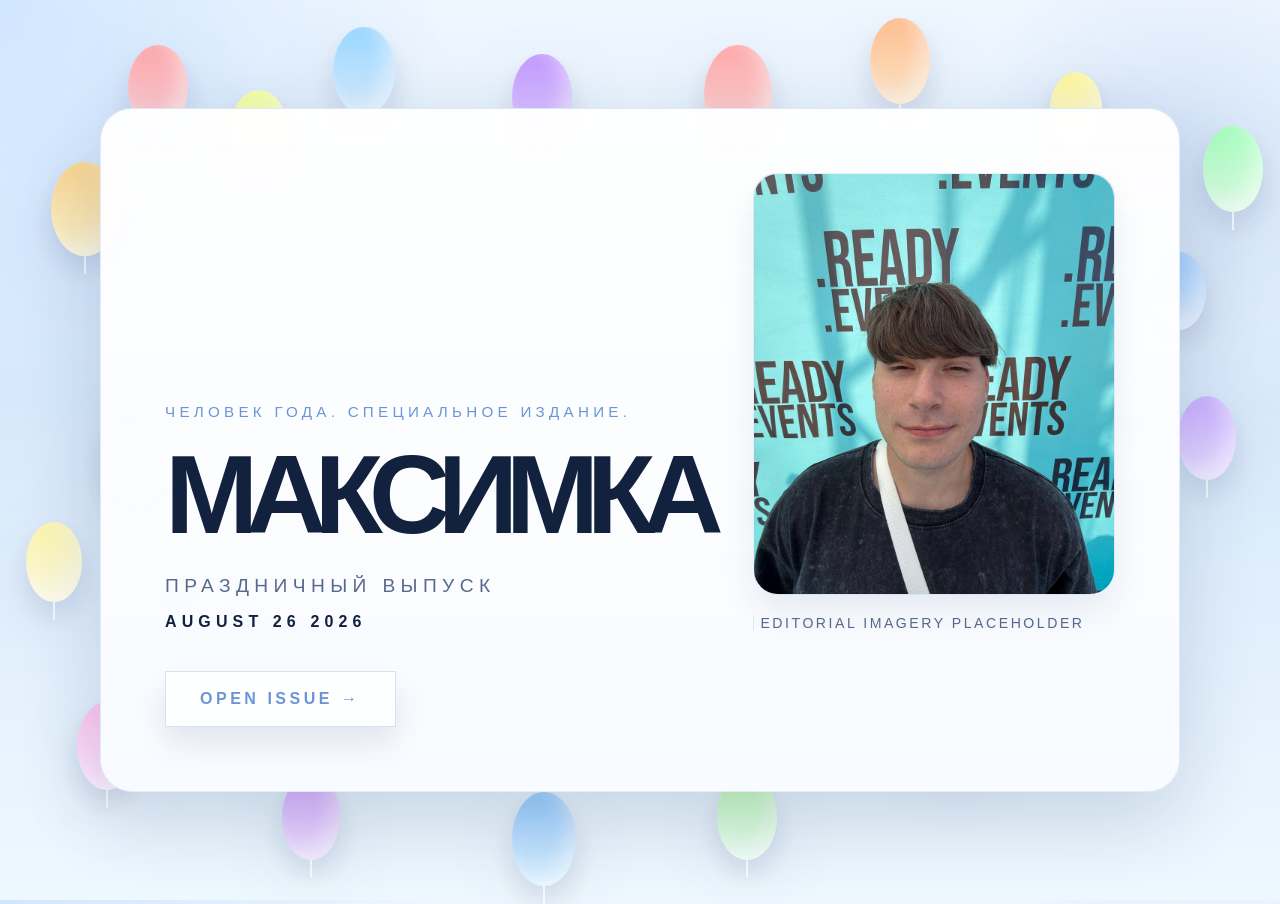
<file: index.html>
<!DOCTYPE html>
<html lang="ru">
<head>
  <meta charset="UTF-8">
  <meta name="viewport" content="width=device-width, initial-scale=1.0">
  <title>MAX • Birthday Issue 2026</title>
  <link rel="stylesheet" href="styles.css">
</head>
<body class="cover-page">
  <div class="balloons">
    <div class="balloon balloon-1"></div>
    <div class="balloon balloon-2"></div>
    <div class="balloon balloon-3"></div>
    <div class="balloon balloon-4"></div>
    <div class="balloon balloon-5"></div>
    <div class="balloon balloon-6"></div>
    <div class="balloon balloon-7"></div>
    <div class="balloon balloon-8"></div>
    <div class="balloon balloon-9"></div>
    <div class="balloon balloon-10"></div>
    <div class="balloon balloon-11"></div>
    <div class="balloon balloon-12"></div>
    <div class="balloon balloon-13"></div>
    <div class="balloon balloon-14"></div>
    <div class="balloon balloon-15"></div>
    <div class="balloon balloon-16"></div>
    <div class="balloon balloon-17"></div>
    <div class="balloon balloon-18"></div>
    <div class="balloon balloon-19"></div>
    <div class="balloon balloon-20"></div>
    <div class="balloon balloon-21"></div>
  </div>
  <main class="cover-frame">
    <div class="cover-grid">
      <div class="cover-meta">
        <span class="eyebrow">ЧЕЛОВЕК ГОДА. СПЕЦИАЛЬНОЕ ИЗДАНИЕ.</span>
        <h1>МАКСИМКА</h1>
        <p class="cover-subtitle">ПРАЗДНИЧНЫЙ ВЫПУСК</p>
        <span class="cover-year">AUGUST 26 2026</span>
      </div>
      <div class="cover-visual">
        <div class="image-block">
          <img src="photo_2026-08-12_01-21-26.jpg" alt="Cover photo">
        </div>
        <div class="image-note">Editorial imagery placeholder</div>
      </div>
    </div>
    <button class="cover-action" onclick="goNext()">OPEN ISSUE →</button>
  </main>
  <script src="script.js"></script>
</body>
</html>
</file>
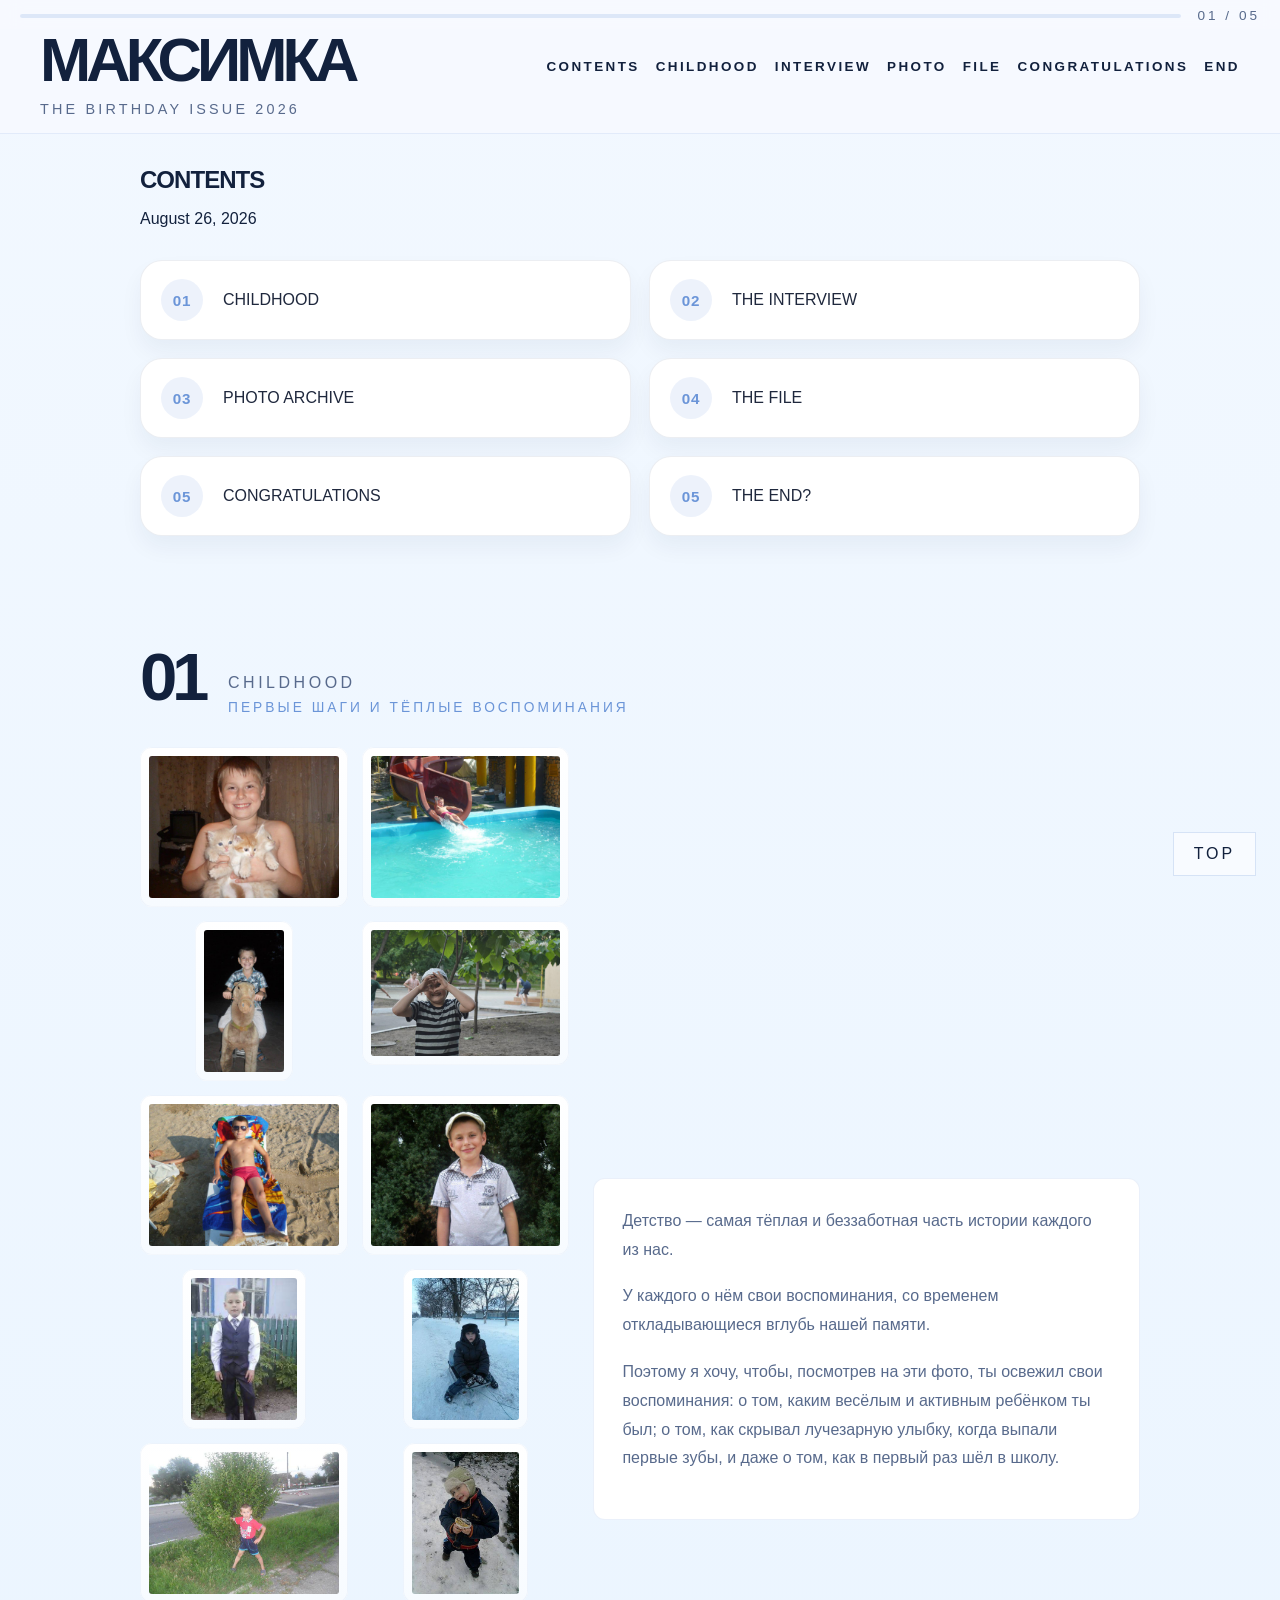
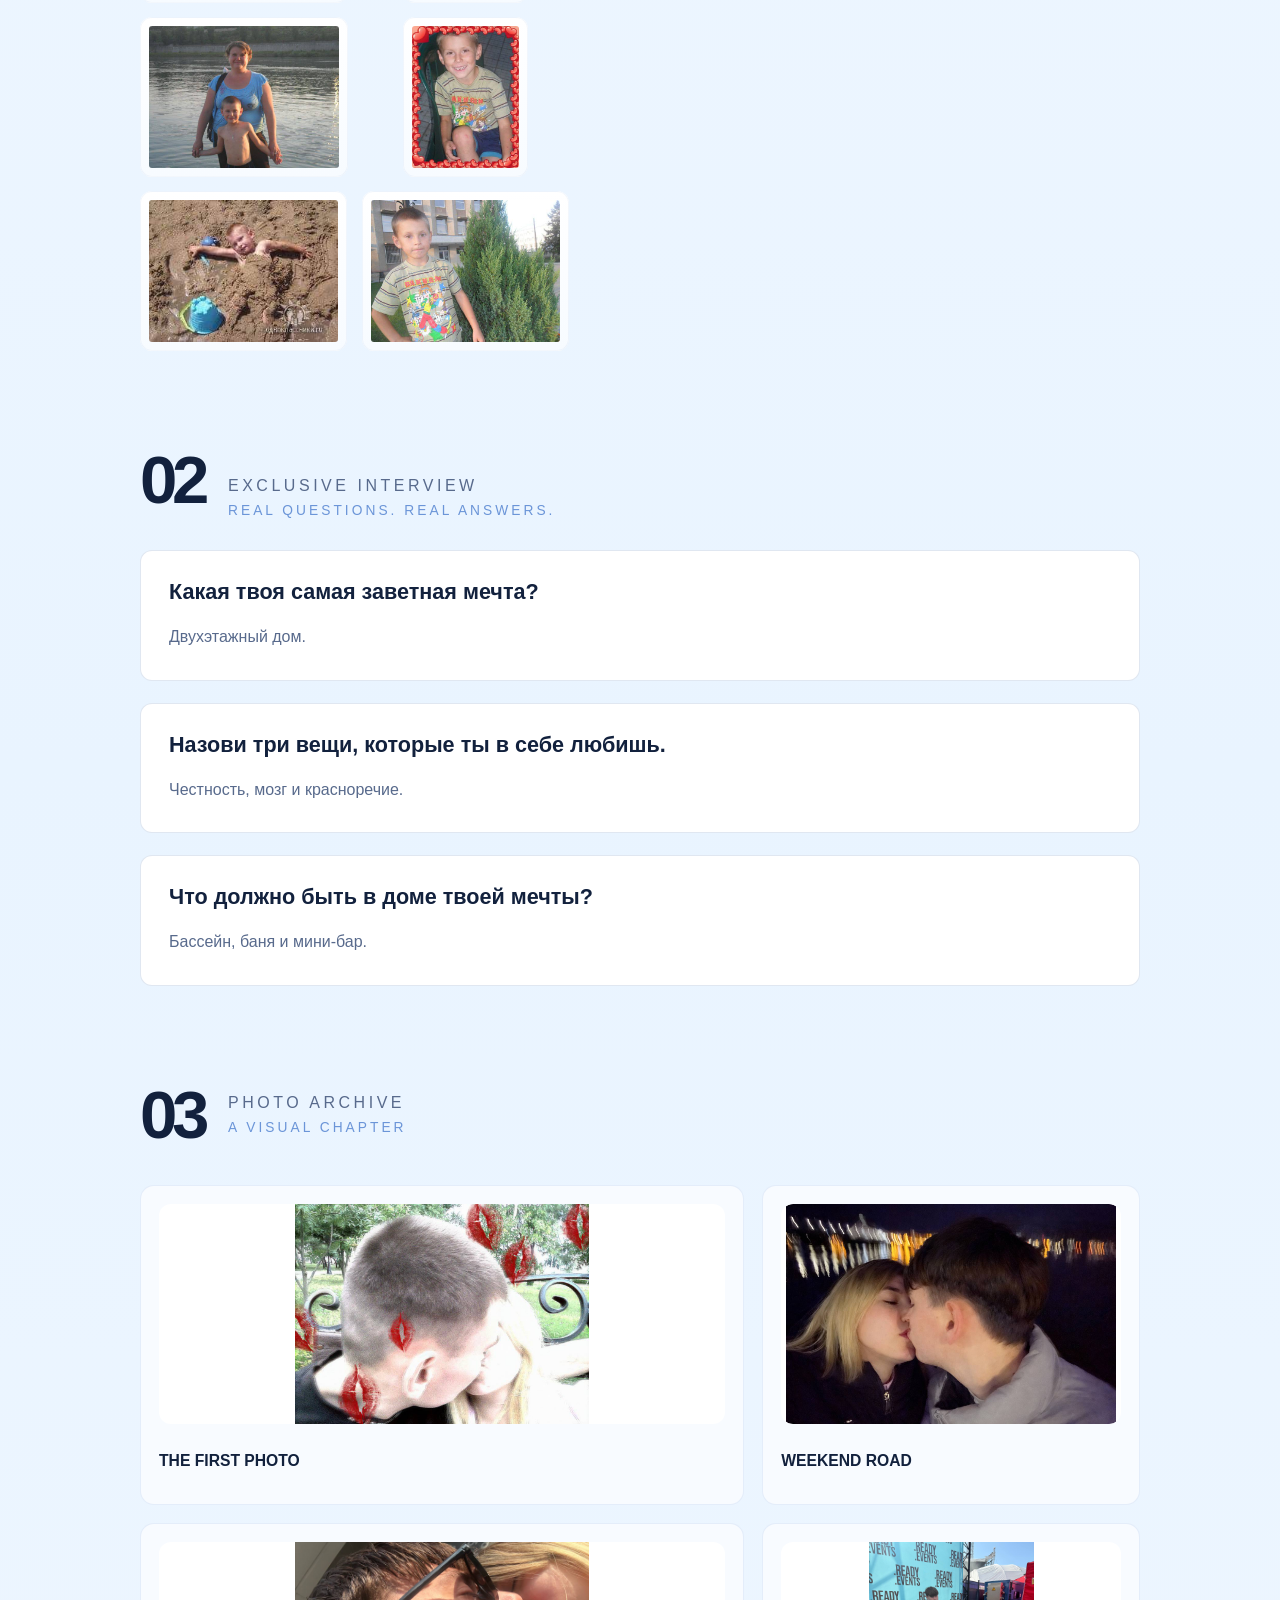
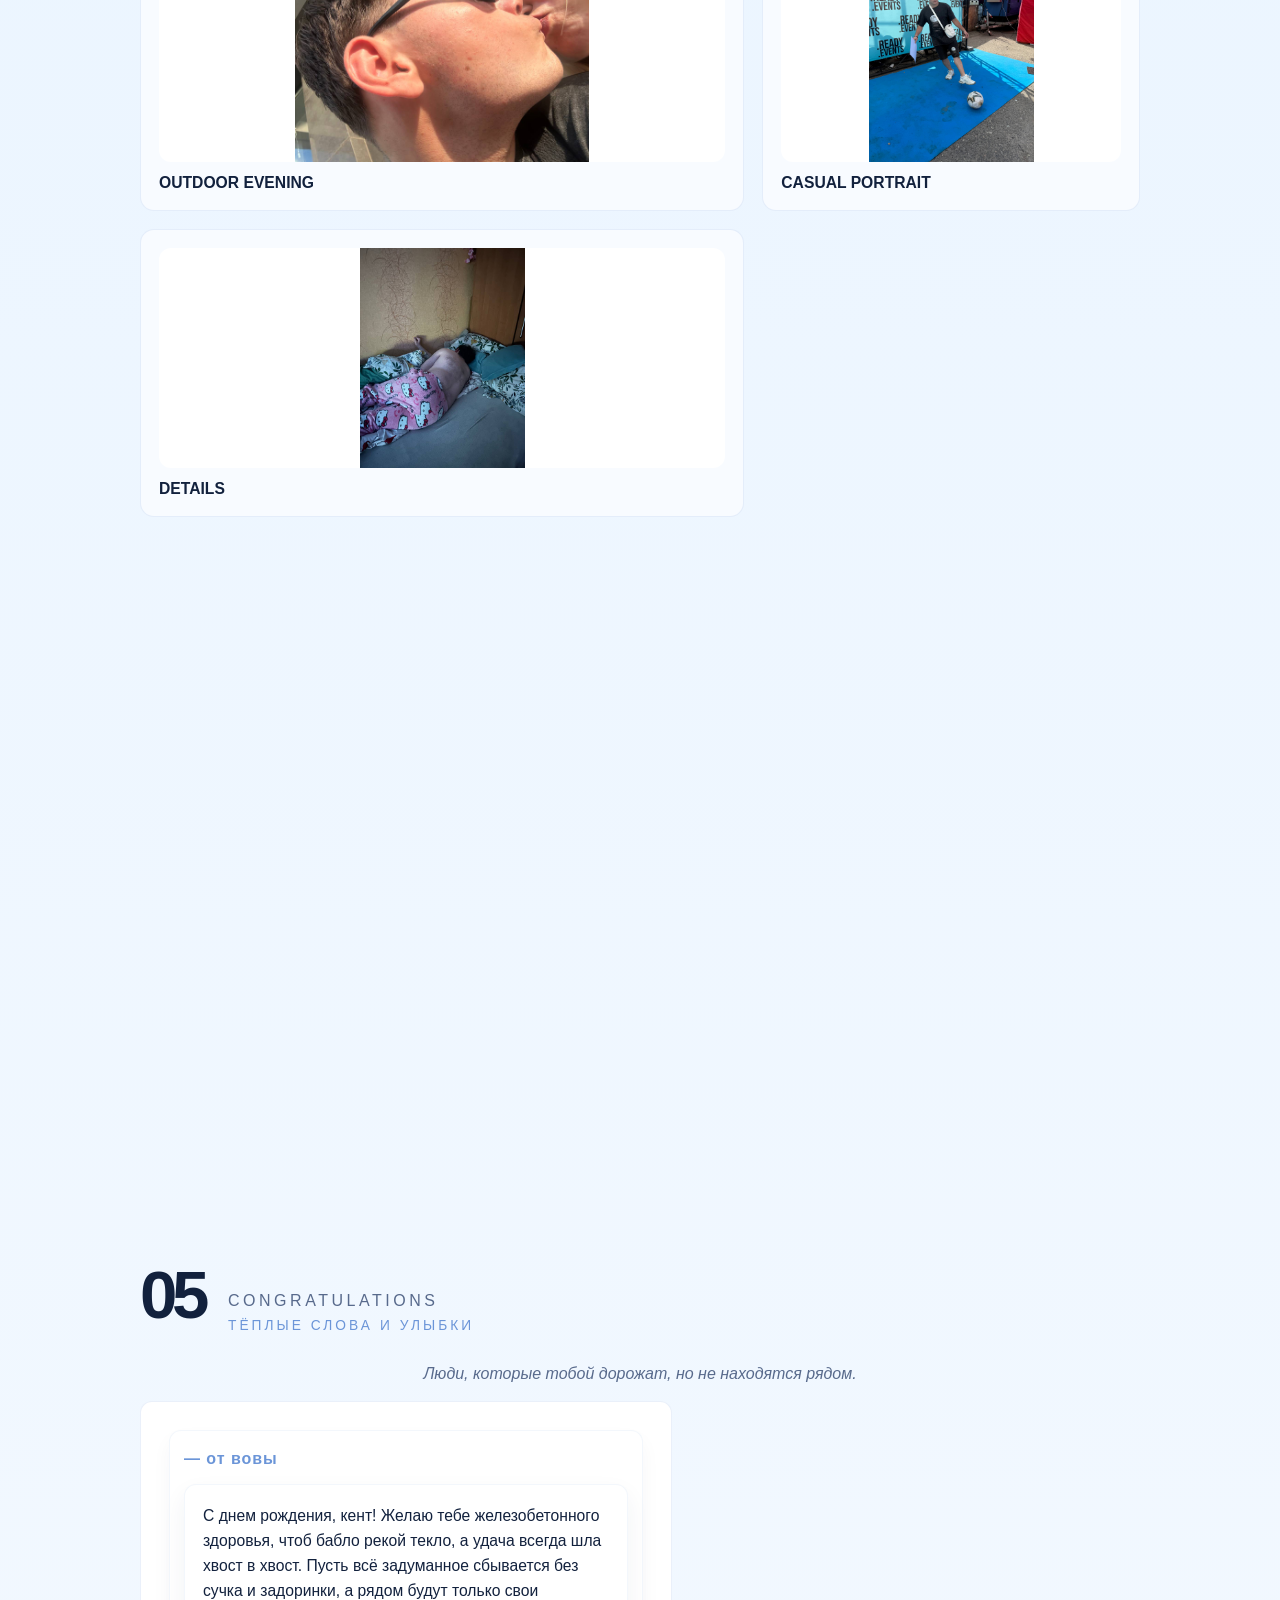
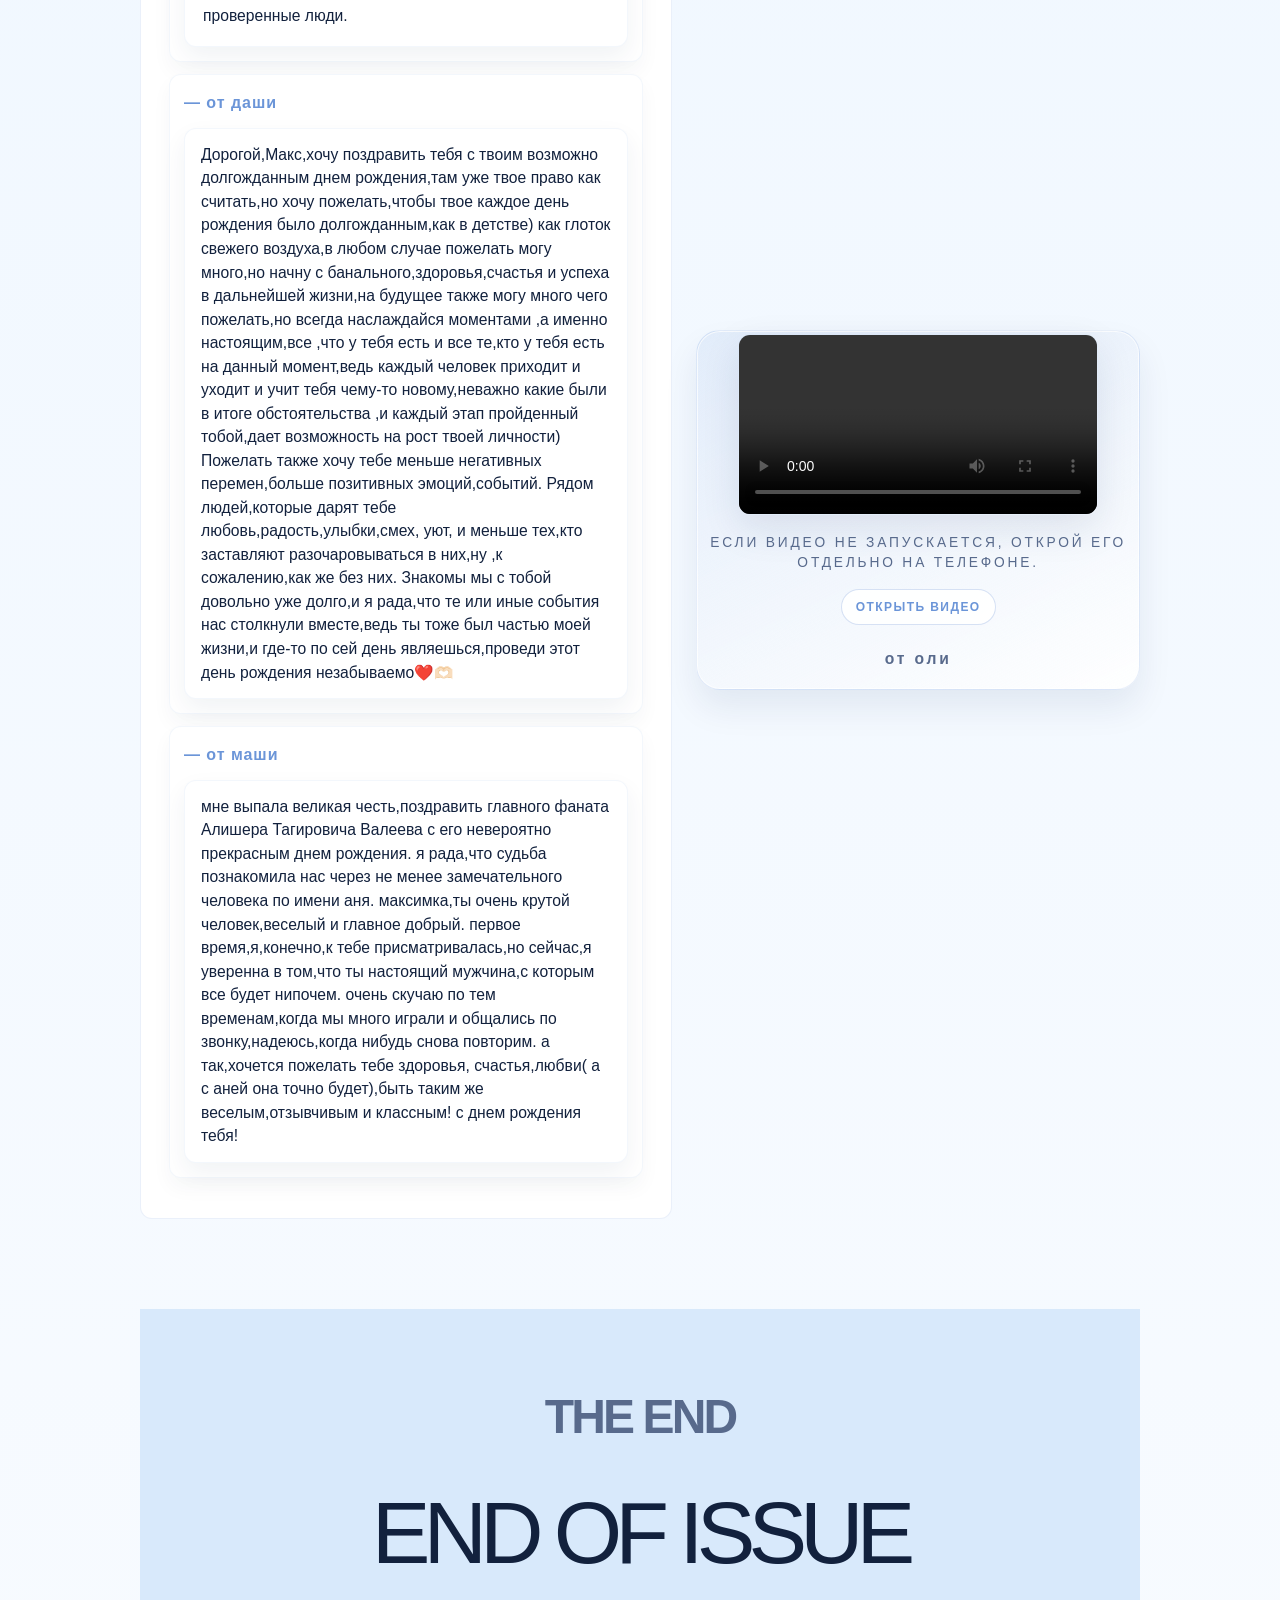
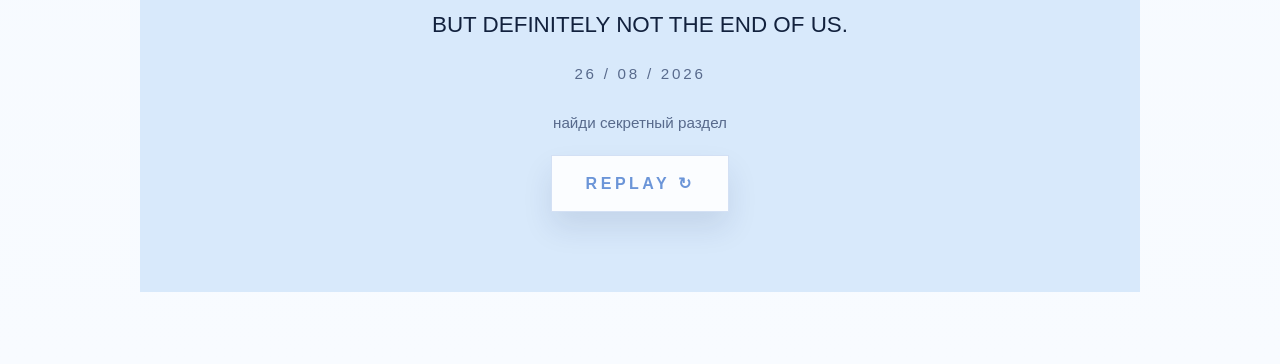
<file: page2.html>
<!DOCTYPE html>
<html lang="ru">
<head>
  <meta charset="UTF-8">
  <meta name="viewport" content="width=device-width, initial-scale=1.0">
  <title>МАКСИМКА • Digital Magazine</title>
  <link rel="stylesheet" href="styles.css">
</head>
<body class="magazine-page">
  <header class="magazine-header">
    <div class="magazine-brand">
      <span class="brand-label">МАКСИМКА</span>
      <span class="brand-note">THE BIRTHDAY ISSUE 2026</span>
      <span id="secretTrigger" class="secret-trigger" tabindex="0" aria-label="Secret page trigger"></span>
    </div>
    <nav class="magazine-nav">
      <a href="#contents">CONTENTS</a>
      <a href="#childhood">CHILDHOOD</a>
      <a href="#interview">INTERVIEW</a>
      <a href="#photo-archive">PHOTO</a>
      <a href="#the-file">FILE</a>
      <a href="#congratulations">CONGRATULATIONS</a>
      <a href="#end">END</a>
    </nav>
  </header>
    <div class="reading-progress" aria-hidden="true">
    <div class="progress-track">
      <div class="progress-fill"></div>
    </div>
    <div class="progress-label">01 / 05</div>
  </div>
  <main class="magazine">
    <section id="contents" class="section section-contents">
      <div class="section-meta section-meta-no-number">
        <div>
          <p class="section-label">CONTENTS</p>
          <p class="section-date">August 26, 2026</p>
        </div>
      </div>
      <div class="contents-grid">
        <a class="contents-item" href="#childhood"><span>01</span>CHILDHOOD</a>
        <a class="contents-item" href="#interview"><span>02</span>THE INTERVIEW</a>
        <a class="contents-item" href="#photo-archive"><span>03</span>PHOTO ARCHIVE</a>
        <a class="contents-item" href="#the-file"><span>04</span>THE FILE</a>
        <a class="contents-item" href="#congratulations"><span>05</span>CONGRATULATIONS</a>
        <a class="contents-item" href="#end"><span>05</span>THE END?</a>
      </div>
    </section>

    

    <section id="childhood" class="section section-childhood">
      <div class="section-header">
        <span class="section-number">01</span>
        <div>
          <p class="section-label">CHILDHOOD</p>
          <p class="section-tag">Первые шаги и тёплые воспоминания</p>
        </div>
      </div>
      <div class="childhood-grid">
        <div class="childhood-photo gallery">
          <div class="child-media">
            <img src="photo_2026-08-25_00-17-45%20(2).jpg" alt="photo_2026-08-25_00-17-45 (2)" class="childhood-thumb">
            <div class="archive-overlay" aria-hidden="true"></div>
          </div>
          <div class="child-media">
            <img src="photo_2026-08-25_00-17-45%20(3).jpg" alt="photo_2026-08-25_00-17-45 (3)" class="childhood-thumb">
            <div class="archive-overlay" aria-hidden="true"></div>
          </div>
          <div class="child-media">
            <img src="photo_2026-08-25_00-17-45%20(4).jpg" alt="photo_2026-08-25_00-17-45 (4)" class="childhood-thumb">
            <div class="archive-overlay" aria-hidden="true"></div>
          </div>
          <div class="child-media">
            <img src="photo_2026-08-25_00-17-45.jpg" alt="photo_2026-08-25_00-17-45" class="childhood-thumb">
            <div class="archive-overlay" aria-hidden="true"></div>
          </div>
          <div class="child-media">
            <img src="photo_2026-08-25_00-17-46%20(2).jpg" alt="photo_2026-08-25_00-17-46 (2)" class="childhood-thumb">
            <div class="archive-overlay" aria-hidden="true"></div>
          </div>
          <div class="child-media">
            <img src="photo_2026-08-25_00-17-46%20(3).jpg" alt="photo_2026-08-25_00-17-46 (3)" class="childhood-thumb">
            <div class="archive-overlay" aria-hidden="true"></div>
          </div>
          <div class="child-media">
            <img src="photo_2026-08-25_00-17-46%20(4).jpg" alt="photo_2026-08-25_00-17-46 (4)" class="childhood-thumb">
            <div class="archive-overlay" aria-hidden="true"></div>
          </div>
          <div class="child-media">
            <img src="photo_2026-08-25_00-17-46.jpg" alt="photo_2026-08-25_00-17-46" class="childhood-thumb">
            <div class="archive-overlay" aria-hidden="true"></div>
          </div>
          <div class="child-media">
            <img src="photo_2026-08-25_00-17-47%20(2).jpg" alt="photo_2026-08-25_00-17-47 (2)" class="childhood-thumb">
            <div class="archive-overlay" aria-hidden="true"></div>
          </div>
          <div class="child-media">
            <img src="photo_2026-08-25_00-17-47%20(3).jpg" alt="photo_2026-08-25_00-17-47 (3)" class="childhood-thumb">
            <div class="archive-overlay" aria-hidden="true"></div>
          </div>
          <div class="child-media">
            <img src="photo_2026-08-25_00-17-47.jpg" alt="photo_2026-08-25_00-17-47" class="childhood-thumb">
            <div class="archive-overlay" aria-hidden="true"></div>
          </div>
          <div class="child-media">
            <img src="photo_2026-08-25_00-17-48%20(2).jpg" alt="photo_2026-08-25_00-17-48 (2)" class="childhood-thumb">
            <div class="archive-overlay" aria-hidden="true"></div>
          </div>
          <div class="child-media">
            <img src="photo_2026-08-25_00-17-48%20(3).jpg" alt="photo_2026-08-25_00-17-48 (3)" class="childhood-thumb">
            <div class="archive-overlay" aria-hidden="true"></div>
          </div>
          <!-- duplicate removed -->
          <div class="child-media">
            <img src="photo_2026-08-25_00-17-58.jpg" alt="photo_2026-08-25_00-17-58" class="childhood-thumb">
            <div class="archive-overlay" aria-hidden="true"></div>
          </div>
        </div>
        <div class="childhood-text">
          <p>Детство — самая тёплая и беззаботная часть истории каждого из нас.</p>
          <p>У каждого о нём свои воспоминания, со временем откладывающиеся вглубь нашей памяти.</p>
          <p>Поэтому я хочу, чтобы, посмотрев на эти фото, ты освежил свои воспоминания: о том, каким весёлым и активным ребёнком ты был; о том, как скрывал лучезарную улыбку, когда выпали первые зубы, и даже о том, как в первый раз шёл в школу.</p>
        </div>
      </div>
    </section>

    

    <section id="interview" class="section section-interview">
      <div class="section-header">
        <span class="section-number">02</span>
        <div>
          <p class="section-label">EXCLUSIVE INTERVIEW</p>
          <p class="section-tag">REAL QUESTIONS. REAL ANSWERS.</p>
        </div>
      </div>
      <div class="qa-grid">
        <article class="qa-card">
          <h3>Какая твоя самая заветная мечта?</h3>
          <p>Двухэтажный дом.</p>
        </article>
        <article class="qa-card">
          <h3>Назови три вещи, которые ты в себе любишь.</h3>
          <p>Честность, мозг и красноречие.</p>
        </article>
        <article class="qa-card">
          <h3>Что должно быть в доме твоей мечты?</h3>
          <p>Бассейн, баня и мини-бар.</p>
        </article>
      </div>
    </section>

    <section id="photo-archive" class="section section-archive">
      <div class="section-header section-header-wide">
        <span class="section-number">03</span>
        <div>
          <p class="section-label">PHOTO ARCHIVE</p>
          <p class="section-tag">A VISUAL CHAPTER</p>
        </div>
      </div>
      <div class="archive-grid">
        <div class="archive-item large">
          <div class="archive-media">
            <img src="photo_2026-08-25_00-42-51.jpg" alt="photo_2026-08-25_00-42-51" class="archive-thumb">
            <div class="archive-overlay" aria-hidden="true"></div>
          </div>
          <p class="archive-caption">THE FIRST PHOTO</p>
        </div>
        <div class="archive-item medium">
          <div class="archive-media">
            <img src="photo_2026-08-25_00-42-52.jpg" alt="photo_2026-08-25_00-42-52" class="archive-thumb">
            <div class="archive-overlay" aria-hidden="true"></div>
          </div>
          <p class="archive-caption">WEEKEND ROAD</p>
        </div>
        <div class="archive-item small">
          <div class="archive-media">
            <img src="photo_2026-08-25_00-42-52%20(2).jpg" alt="photo_2026-08-25_00-42-52 (2)" class="archive-thumb">
            <div class="archive-overlay" aria-hidden="true"></div>
          </div>
          <p class="archive-caption">OUTDOOR EVENING</p>
        </div>
        <div class="archive-item medium">
          <div class="archive-media">
            <img src="photo_2026-08-12_01-20-05.jpg" alt="photo_2026-08-12_01-20-05" class="archive-thumb">
            <div class="archive-overlay" aria-hidden="true"></div>
          </div>
          <p class="archive-caption">CASUAL PORTRAIT</p>
        </div>
        <div class="archive-item small">
          <div class="archive-media">
            <img src="photo_2026-08-25_00-43-07.jpg" alt="photo_2026-08-25_00-43-07" class="archive-thumb">
            <div class="archive-overlay" aria-hidden="true"></div>
          </div>
          <p class="archive-caption">DETAILS</p>
        </div>
      </div>
    </section>

    <section id="the-file" class="section section-file">
      <div class="section-header">
        <span class="section-number">04</span>
        <div>
          <p class="section-label">THE FILE</p>
          <p class="section-tag">PERSONAL PROFILE</p>
        </div>
      </div>
      <div class="file-grid">
        <div class="file-summary">
          <div class="file-row"><span>NAME</span><strong>МАКСИМКА</strong></div>
          <div class="file-row"><span>STATUS</span><strong>ЗАНЯТ</strong></div>
          <div class="file-row"><span>SPECIAL SKILLS</span><strong>ПОДНИМАТЬ НАСТРОЕНИЕ ЗА ДВЕ СЕКУНДЫ</strong></div>
          <div class="file-row"><span>KNOWN WEAKNESSES</span><strong>АЗАРТ</strong></div>
          <div class="file-row"><span>FAVORITE THINGS</span><strong>МУЗЫКА, ИГРЫ, КОМПЬЮТЕР, ВЕСЕЛЬЕ</strong></div>
          <div class="file-row"><span>THREAT LEVEL</span><strong>ОСОБО МИЛЫЙ</strong></div>
        </div>
        <div class="file-details placeholder">
          <img src="photo_2026-08-25_00-33-14.jpg" alt="Personal dossier photo" class="file-dossier-photo">
        </div>
      </div>
    </section>

    <section id="congratulations" class="section section-greetings">
      <div class="section-header">
        <span class="section-number">05</span>
        <div>
          <p class="section-label">CONGRATULATIONS</p>
          <p class="section-tag">ТЁПЛЫЕ СЛОВА И УЛЫБКИ</p>
        </div>
      </div>
      <div class="greetings-intro">
        <p>Люди, которые тобой дорожат, но не находятся рядом.</p>
      </div>

      <div class="greetings-grid">
        <div class="greetings-copy">
          <div class="congrats-item">
            <div class="congrats-author">— от вовы</div>
            <p class="congrats-text personal-message">С днем рождения, кент! Желаю тебе железобетонного здоровья, чтоб бабло рекой текло, а удача всегда шла хвост в хвост. Пусть всё задуманное сбывается без сучка и задоринки, а рядом будут только свои проверенные люди.</p>
          </div>

          <div class="congrats-item">
            <div class="congrats-author">— от даши</div>
            <p class="congrats-text">Дорогой,Макс,хочу поздравить тебя с твоим возможно долгожданным днем рождения,там уже твое право как считать,но хочу пожелать,чтобы твое каждое день рождения было долгожданным,как в детстве) как глоток свежего воздуха,в любом случае пожелать могу много,но начну с банального,здоровья,счастья и успеха в дальнейшей жизни,на будущее также могу много чего пожелать,но всегда наслаждайся моментами ,а именно настоящим,все ,что у тебя есть и все те,кто у тебя есть на данный момент,ведь каждый человек приходит и уходит и учит тебя чему-то новому,неважно какие были в итоге обстоятельства ,и каждый этап пройденный тобой,дает возможность на рост твоей личности) Пожелать также хочу тебе меньше негативных перемен,больше позитивных эмоций,событий. Рядом людей,которые дарят тебе любовь,радость,улыбки,смех, уют, и меньше тех,кто заставляют разочаровываться в них,ну ,к сожалению,как же без них. Знакомы мы с тобой довольно уже долго,и я рада,что те или иные события нас столкнули вместе,ведь ты тоже был частью моей жизни,и где-то по сей день являешься,проведи этот день рождения незабываемо❤️🫶🏻</p>
          </div>

          <div class="congrats-item">
            <div class="congrats-author">— от маши</div>
            <p class="congrats-text">мне выпала великая честь,поздравить главного фаната Алишера Тагировича Валеева с его невероятно прекрасным днем рождения.
я рада,что судьба познакомила нас через не менее замечательного человека по имени аня. максимка,ты очень крутой человек,веселый и главное добрый. первое время,я,конечно,к тебе присматривалась,но сейчас,я уверенна в том,что ты настоящий мужчина,с которым все будет нипочем. очень скучаю по тем временам,когда мы много играли и общались по звонку,надеюсь,когда нибудь снова повторим. а так,хочется пожелать тебе здоровья, счастья,любви( а с аней она точно будет),быть таким же веселым,отзывчивым и классным! с днем рождения тебя!</p>
          </div>
        </div>
        <div class="greetings-video placeholder">
          <video controls playsinline preload="metadata" class="congrats-video">
            <source src="IMG_1941.MP4" type="video/mp4">
            Ваш браузер не поддерживает встроенное видео.
          </video>
          <p class="video-fallback">Если видео не запускается, открой его отдельно на телефоне.</p>
          <a class="video-download" href="IMG_1941.MP4" target="_blank" rel="noopener">ОТКРЫТЬ ВИДЕО</a>
          <p class="congrats-text video-caption">от оли</p>
        </div>
      </div>
    </section>

    

    <!-- section 'letter' removed as requested -->

    <section id="end" class="section section-end">
      <div class="section-header">
        <div>
          <p class="section-label">THE END</p>
        </div>
      </div>
      <div class="end-content">
        <span class="end-label">END OF ISSUE</span>
        <p class="end-text">BUT DEFINITELY NOT THE END OF US.</p>
        <span class="end-date">26 / 08 / 2026</span>
        <p class="end-note">найди секретный раздел</p>
        <button class="cover-action" onclick="scrollToTop()">REPLAY ↻</button>
      </div>
    </section>

    <section id="secret" class="section section-secret hidden-secret" aria-hidden="true">
      <div class="secret-wrapper">
        <span class="end-label">YOU FOUND IT.</span>
        <p class="end-text">[SECRET MESSAGE]</p>
        <button class="cover-action secret-close" type="button">CLOSE</button>
      </div>
    </section>
  </main>

  <div class="lightbox-overlay" aria-hidden="true" role="dialog" aria-modal="true">
    <div class="lightbox-backdrop"></div>
    <div class="lightbox-shell">
      <button class="lightbox-close" type="button" aria-label="Close">×</button>
      <div class="lightbox-media"></div>
      <div class="lightbox-nav">
        <button class="lightbox-prev" type="button" aria-label="Previous">‹</button>
        <button class="lightbox-next" type="button" aria-label="Next">›</button>
      </div>
    </div>
  </div>
  <button class="top-button" onclick="scrollToTop()">TOP</button>
  <script src="script.js"></script>
</body>
</html>
</file>
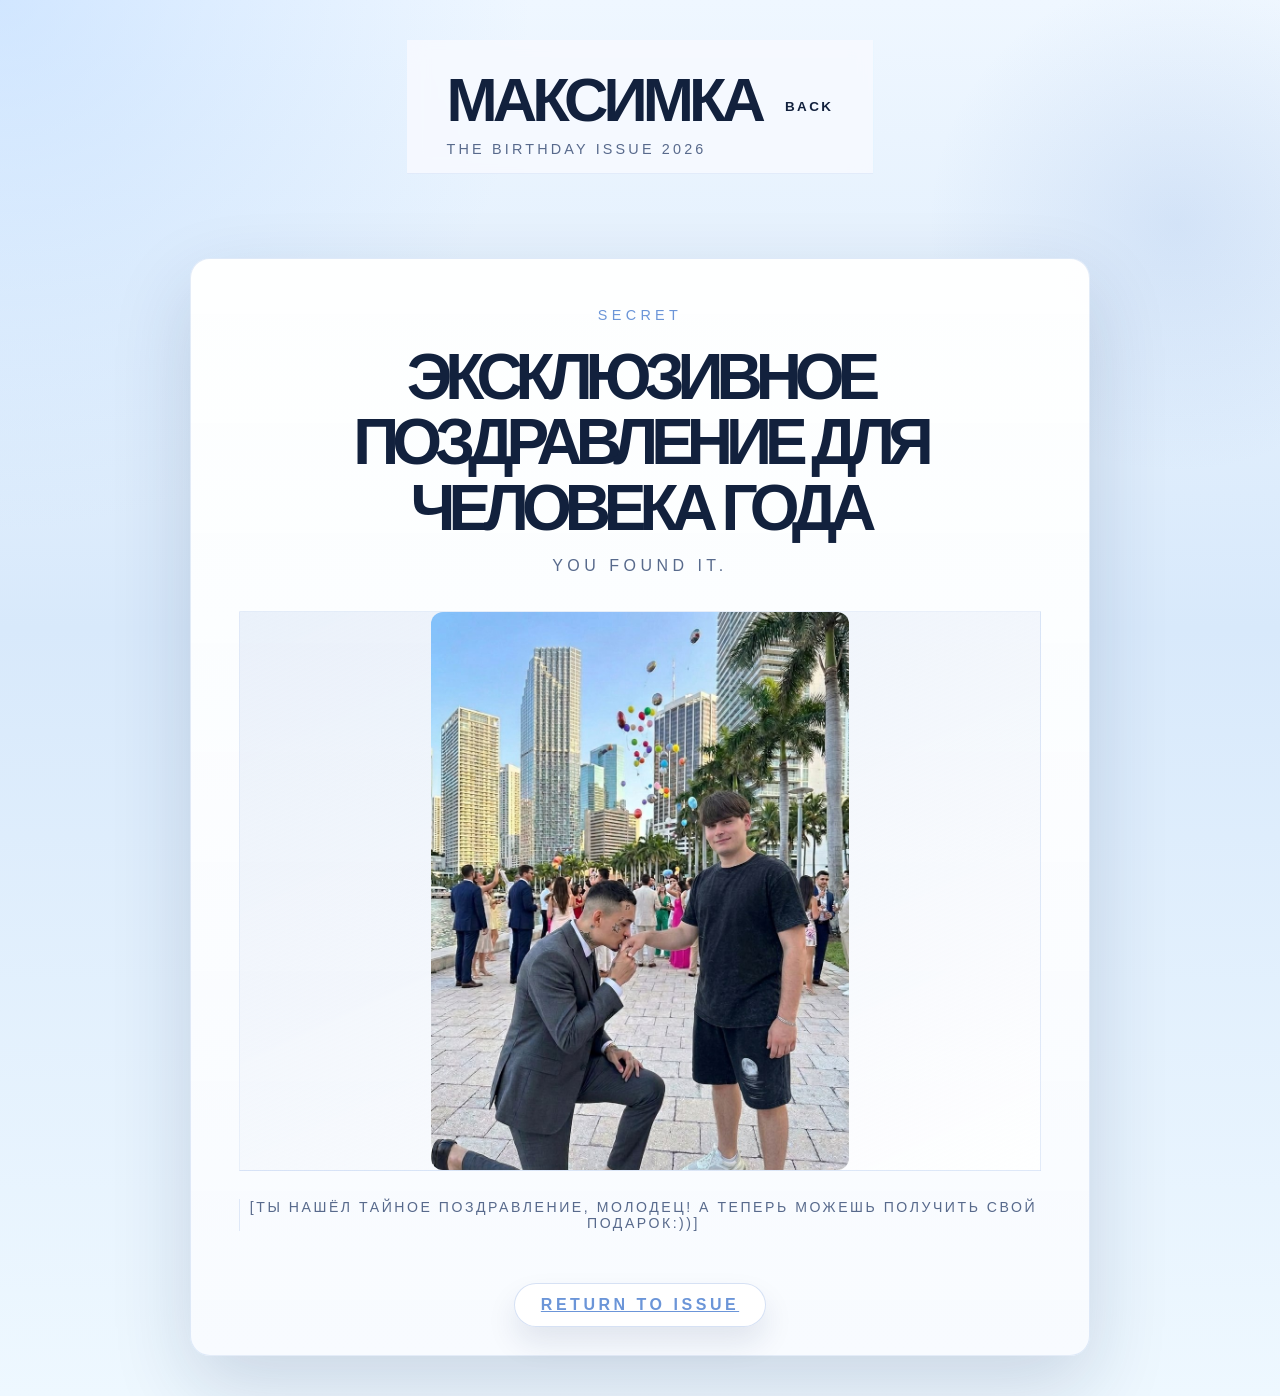
<file: secret.html>
<!DOCTYPE html>
<html lang="ru">
<head>
  <meta charset="UTF-8">
  <meta name="viewport" content="width=device-width, initial-scale=1.0">
  <title>Эксклюзив — Поздравление</title>
  <link rel="stylesheet" href="styles.css">
</head>
<body class="cover-page secret-page">
  <header class="magazine-header">
    <div class="magazine-brand">
      <span class="brand-label">МАКСИМКА</span>
      <span class="brand-note">THE BIRTHDAY ISSUE 2026</span>
    </div>
    <nav class="magazine-nav">
      <a href="page2.html">BACK</a>
    </nav>
  </header>
  <main class="cover-frame">
    <div class="cover-grid">
      <div class="cover-meta">
        <span class="eyebrow">SECRET</span>
        <h1>ЭКСКЛЮЗИВНОЕ ПОЗДРАВЛЕНИЕ ДЛЯ ЧЕЛОВЕКА ГОДА</h1>
        <p class="cover-subtitle">YOU FOUND IT.</p>
      </div>
      <div class="cover-visual">
        <div class="image-block">
          <img src="photo_2026-08-12_01-27-54.jpg" alt="Secret photo">
        </div>
        <div class="image-note">[ТЫ НАШЁЛ ТАЙНОЕ ПОЗДРАВЛЕНИЕ, МОЛОДЕЦ! А ТЕПЕРЬ МОЖЕШЬ ПОЛУЧИТЬ СВОЙ ПОДАРОК:))]</div>
      </div>
    </div>
    <a class="cover-action" href="page2.html">RETURN TO ISSUE</a>
  </main>
  <script src="script.js"></script>
  <div class="lightbox-overlay" aria-hidden="true" role="dialog" aria-modal="true">
    <div class="lightbox-backdrop"></div>
    <div class="lightbox-shell">
      <button class="lightbox-close" type="button" aria-label="Close">×</button>
      <div class="lightbox-media"></div>
      <div class="lightbox-nav">
        <button class="lightbox-prev" type="button" aria-label="Previous">‹</button>
        <button class="lightbox-next" type="button" aria-label="Next">›</button>
      </div>
    </div>
  </div>
</body>
</html>
</file>
<file: styles.css>
:root {
  --bg: #eff7ff;
  --surface: #ffffff;
  --surface-soft: #d8e9fb;
  --text: #12213d;
  --text-muted: #586a8c;
  --accent: #6b95d8;
  --accent-soft: rgba(107, 149, 216, 0.18);
  --border: rgba(61, 107, 166, 0.16);
  --shadow: 0 20px 60px rgba(16, 43, 86, 0.12);
}

* {
  box-sizing: border-box;
}

html {
  scroll-behavior: smooth;
}

body {
  margin: 0;
  font-family: 'Inter', 'Segoe UI', Tahoma, Geneva, Verdana, sans-serif;
  color: var(--text);
  background: var(--bg);
}

button,
a {
  font: inherit;
}

body.cover-page {
  min-height: 100vh;
  display: grid;
  place-items: center;
  padding: 40px;
  position: relative;
  overflow: visible;
  background: radial-gradient(circle at top left, rgba(173, 210, 255, 0.45), transparent 28%),
              radial-gradient(circle at 92% 16%, rgba(107, 149, 216, 0.16), transparent 15%),
              linear-gradient(180deg, #eff7ff 0%, #d8e9fb 45%, #eef8ff 100%);
}

.balloons {
  position: absolute;
  inset: 0;
  pointer-events: none;
  z-index: 0;
  filter: drop-shadow(0 18px 34px rgba(16, 43, 86, 0.08));
}

.balloon {
  position: absolute;
  width: 62px;
  height: 86px;
  border-radius: 50% 50% 50% 50%;
  opacity: 0.88;
  box-shadow: inset -10px -9px 18px rgba(255,255,255,0.45), 0 14px 28px rgba(17, 43, 94, 0.12);
  animation: float 7s ease-in-out infinite;
}
.balloon::before {
  content: '';
  position: absolute;
  left: 50%;
  bottom: -18px;
  width: 2px;
  height: 18px;
  background: rgba(255,255,255,0.75);
  transform: translateX(-50%);
}

.cover-frame {
  position: relative;
  z-index: 1;
  width: min(1080px, 100%);
  max-width: 1080px;
  background: linear-gradient(180deg, rgba(255,255,255,0.96), #f8fbff 100%);
  padding: 64px;
  border-radius: 32px;
  box-shadow: 0 30px 80px rgba(16, 43, 86, 0.16);
  border: 1px solid rgba(107,149,216,0.18);
  display: grid;
  gap: 40px;
}

.balloon-1 { background: linear-gradient(180deg, #ff9e9e, #ffcad3); left: 10%; top: 5%; width: 60px; height: 84px; animation-duration: 7.2s; }
.balloon-2 { background: linear-gradient(180deg, #ffd27f, #fff4c8); left: 4%; top: 18%; width: 68px; height: 94px; animation-duration: 8.4s; animation-delay: 0.2s; }
.balloon-3 { background: linear-gradient(180deg, #f4ff94, #f8ffd9); left: 18%; top: 10%; width: 58px; height: 82px; animation-duration: 7.8s; animation-delay: 0.8s; }
.balloon-4 { background: linear-gradient(180deg, #97ffb6, #dafeeb); left: 8%; top: 45%; width: 72px; height: 98px; animation-duration: 9s; animation-delay: 0.4s; }
.balloon-5 { background: linear-gradient(180deg, #8cd1ff, #d9ecff); left: 26%; top: 3%; width: 62px; height: 88px; animation-duration: 8.4s; }
.balloon-6 { background: linear-gradient(180deg, #bc8cff, #ddc8ff); left: 40%; top: 6%; width: 60px; height: 86px; animation-duration: 7.5s; }
.balloon-7 { background: linear-gradient(180deg, #ff9e9e, #ffd6d6); left: 55%; top: 5%; width: 68px; height: 98px; animation-duration: 8.3s; }
.balloon-8 { background: linear-gradient(180deg, #ffb57f, #ffe5c4); left: 68%; top: 2%; width: 60px; height: 86px; animation-duration: 8.6s; }
.balloon-9 { background: linear-gradient(180deg, #fff68c, #fffce3); left: 82%; top: 8%; width: 52px; height: 74px; animation-duration: 7.4s; }
.balloon-10 { background: linear-gradient(180deg, #9dffb3, #dfffe1); left: 94%; top: 14%; width: 60px; height: 86px; animation-duration: 8.7s; }
.balloon-11 { background: linear-gradient(180deg, #95c9ff, #dbe9ff); left: 90%; top: 28%; width: 54px; height: 78px; animation-duration: 9.2s; }
.balloon-12 { background: linear-gradient(180deg, #c8a5ff, #e8dcff); left: 92%; top: 44%; width: 58px; height: 84px; animation-duration: 8.1s; }
.balloon-13 { background: linear-gradient(180deg, #ffb5a2, #ffe1d7); left: 80%; top: 54%; width: 62px; height: 92px; animation-duration: 7.9s; }
.balloon-14 { background: linear-gradient(180deg, #ffdb6a, #fff5c3); left: 72%; top: 74%; width: 68px; height: 98px; animation-duration: 8.8s; }
.balloon-15 { background: linear-gradient(180deg, #bafaaa, #e8fff1); left: 56%; top: 86%; width: 60px; height: 86px; animation-duration: 7.7s; }
.balloon-16 { background: linear-gradient(180deg, #8cc8ff, #daf1ff); left: 40%; top: 88%; width: 64px; height: 94px; animation-duration: 8.5s; }
.balloon-17 { background: linear-gradient(180deg, #d4a3ff, #eedcff); left: 22%; top: 86%; width: 58px; height: 86px; animation-duration: 9.1s; }
.balloon-18 { background: linear-gradient(180deg, #ffbff0, #ffe5ff); left: 6%; top: 78%; width: 60px; height: 88px; animation-duration: 8.2s; }
.balloon-19 { background: linear-gradient(180deg, #fff5a2, #fffbdb); left: 2%; top: 58%; width: 56px; height: 80px; animation-duration: 7.6s; }
.balloon-20 { background: linear-gradient(180deg, #a6ffb6, #dbffdf); left: 12%; top: 64%; width: 60px; height: 86px; animation-duration: 8.9s; }
.balloon-21 { background: linear-gradient(180deg, #9fc6ff, #dce8ff); left: 20%; top: 74%; width: 58px; height: 83px; animation-duration: 7.3s; }

@keyframes float {
  0%, 100% { transform: translateY(0) rotate(-2deg); }
  50% { transform: translateY(-20px) rotate(2deg); }
}

.cover-grid {
  display: grid;
  grid-template-columns: 1.3fr 1fr;
  gap: 42px;
  align-items: end;
}

.secret-trigger {
  position: absolute;
  right: 0.8rem;
  top: 0.8rem;
  width: 1rem;
  height: 1rem;
  opacity: 0.01;
  cursor: pointer;
}

.secret-trigger:hover,
.secret-trigger:focus {
  opacity: 0.28;
  outline: none;
  box-shadow: 0 6px 18px rgba(16,43,86,0.12);
  background: rgba(107,149,216,0.12);
  border-radius: 6px;
}

.secret-trigger:focus-visible {
  opacity: 0.48;
  box-shadow: 0 8px 22px rgba(16,43,86,0.16);
}

.reading-progress {
  position: fixed;
  top: 0;
  left: 0;
  right: 0;
  z-index: 20;
  padding: 8px 20px 6px;
  backdrop-filter: blur(10px);
  background: rgba(247,249,255,0.84);
  display: flex;
  align-items: center;
  gap: 16px;
}

.progress-track {
  flex: 1;
  height: 4px;
  border-radius: 999px;
  background: rgba(107,149,216,0.18);
  overflow: hidden;
}

.progress-fill {
  width: 0%;
  height: 100%;
  background: linear-gradient(90deg, rgba(107,149,216,0.98), rgba(107,149,216,0.65));
  transition: width 0.2s ease;
}

.progress-label {
  font-size: 0.85rem;
  text-transform: uppercase;
  letter-spacing: 0.22em;
  color: var(--text-muted);
}

.lightbox-overlay {
  position: fixed;
  inset: 0;
  display: none;
  align-items: center;
  justify-content: center;
  z-index: 50;
}

.lightbox-overlay.visible {
  display: flex;
}

.lightbox-backdrop {
  position: absolute;
  inset: 0;
  background: rgba(10, 24, 56, 0.72);
}

.lightbox-shell {
  position: relative;
  width: min(92vw, 960px);
  max-height: 90vh;
  padding: 24px;
  border-radius: 28px;
  background: rgba(255,255,255,0.96);
  border: 1px solid rgba(107,149,216,0.16);
  box-shadow: 0 22px 60px rgba(16,43,86,0.18);
  display: grid;
  gap: 18px;
  z-index: 51;
}

.lightbox-close,
.lightbox-prev,
.lightbox-next {
  border: none;
  background: rgba(16,43,86,0.05);
  color: var(--text);
  width: 42px;
  height: 42px;
  border-radius: 50%;
  cursor: pointer;
  font-size: 1.4rem;
}

.lightbox-close {
  position: absolute;
  top: 16px;
  right: 16px;
  width: 36px;
  height: 36px;
  font-size: 1.35rem;
  background: rgba(255,255,255,0.85);
}

.lightbox-media {
  min-height: 420px;
  overflow: hidden;
  display: grid;
  place-items: center;
}

.lightbox-media img,
.lightbox-media .lightbox-placeholder {
  max-width: 100%;
  max-height: 78vh;
  border-radius: 20px;
  object-fit: contain;
}

.lightbox-media .lightbox-placeholder {
  width: 100%;
  min-height: 380px;
  display: grid;
  place-items: center;
  background: linear-gradient(180deg, #f8fbff 0%, #eef7ff 100%);
  border: 1px solid rgba(107,149,216,0.16);
  color: var(--text-muted);
  text-transform: uppercase;
  letter-spacing: 0.22em;
}

.lightbox-nav {
  display: flex;
  justify-content: center;
  gap: 14px;
}

.section-secret {
  padding: 72px 40px;
  margin-top: 40px;
  background: #ffffff;
  border: 1px solid rgba(107,149,216,0.14);
  border-radius: 28px;
  box-shadow: 0 16px 42px rgba(16,43,86,0.08);
}

.hidden-secret {
  display: none;
}

.secret-wrapper {
  display: grid;
  gap: 18px;
  text-align: center;
}

.secret-close {
  justify-self: center;
}

.cover-meta {
  display: grid;
  gap: 14px;
}

.eyebrow {
  display: inline-flex;
  align-items: center;
  margin-bottom: 12px;
  font-size: 0.95rem;
  letter-spacing: 0.28em;
  color: var(--accent);
  text-transform: uppercase;
}

.cover-frame h1 {
  margin: 0;
  font-size: clamp(5rem, 9vw, 7rem);
  line-height: 0.88;
  letter-spacing: -0.11em;
  text-transform: uppercase;
}

.cover-subtitle {
  margin: 16px 0 2px;
  font-size: 1.2rem;
  letter-spacing: 0.28em;
  text-transform: uppercase;
  color: var(--text-muted);
}

.cover-year {
  display: inline-block;
  font-size: 1rem;
  font-weight: 700;
  letter-spacing: 0.32em;
  text-transform: uppercase;
  color: var(--text);
}

.cover-visual {
  display: grid;
  gap: 20px;
  align-content: start;
}

.image-block,
.placeholder {
  min-height: 420px;
  background: linear-gradient(155deg, rgba(107,149,216,0.12), rgba(255,255,255,0.9));
  border: 1px solid rgba(107,149,216,0.14);
  box-shadow: inset 0 0 0 1px rgba(255,255,255,0.7), 0 18px 34px rgba(16, 43, 86, 0.08);
  display: grid;
  place-items: center;
  color: var(--text-muted);
  font-size: 0.98rem;
  letter-spacing: 0.18em;
  text-transform: uppercase;
  border-radius: 24px;
}

/* Front cover image: restore compact size similar to original placeholder */
body.cover-page .image-block img {
  width: 100%;
  height: 420px;
  max-width: 100%;
  object-fit: cover;
  border-radius: 24px;
  display: block;
}

.image-block {
  position: relative;
}

.image-block span {
  letter-spacing: 0.3em;
}

.image-note {
  font-size: 0.88rem;
  color: var(--text-muted);
  text-transform: uppercase;
  letter-spacing: 0.22em;
  letter-spacing: 0.18em;
  padding-left: 6px;
  border-left: 1px solid rgba(107,149,216,0.18);
}

.cover-action {
  width: fit-content;
  border: 1px solid rgba(107,149,216,0.28);
  background: rgba(255,255,255,0.9);
  color: var(--accent);
  padding: 18px 34px;
  text-transform: uppercase;
  letter-spacing: 0.22em;
  font-weight: 700;
  cursor: pointer;
  box-shadow: 0 16px 30px rgba(16, 43, 86, 0.1);
  transition: transform 0.25s ease, background-color 0.25s ease, border-color 0.25s ease, box-shadow 0.25s ease;
}

.cover-action:hover {
  transform: translateY(-2px);
  background: var(--accent-soft);
  color: var(--text);
  border-color: var(--accent);
  box-shadow: 0 20px 32px rgba(16, 43, 86, 0.14);
}

.magazine-page {
  min-height: 100vh;
  background: linear-gradient(180deg, #f2f8ff 0%, #e9f4ff 35%, #f8fbff 100%);
}

.magazine-header {
  position: sticky;
  top: 0;
  z-index: 10;
  display: grid;
  grid-template-columns: auto 1fr;
  align-items: center;
  gap: 24px;
  padding: 24px 40px 16px;
  background: rgba(247,249,255,0.92);
  border-bottom: 1px solid rgba(107,149,216,0.14);
  backdrop-filter: saturate(180%) blur(10px);
}

.magazine-brand {
  display: grid;
  gap: 6px;
}

.brand-label {
  font-size: clamp(2.6rem, 4.8vw, 5.2rem);
  font-weight: 900;
  letter-spacing: -0.08em;
  text-transform: uppercase;
}

.brand-note {
  font-size: 0.82rem;
  color: var(--accent);
  letter-spacing: 0.32em;
  text-transform: uppercase;
}

.magazine-nav {
  display: grid;
  grid-auto-flow: column;
  gap: 22px;
  align-items: center;
  justify-content: flex-end;
}

.magazine-nav a {
  color: var(--text-muted);
  text-decoration: none;
  font-size: 0.84rem;
  letter-spacing: 0.28em;
  text-transform: uppercase;
  font-weight: 600;
  padding-bottom: 8px;
  border-bottom: 1px solid transparent;
  transition: color 0.22s ease, border-color 0.22s ease;
}

.magazine-nav a:hover {
  color: var(--accent);
  border-color: var(--accent);
}

.brand-note {
  font-size: 0.9rem;
  letter-spacing: 0.22em;
  text-transform: uppercase;
  color: var(--text-muted);
}

.magazine-nav {
  display: flex;
  flex-wrap: wrap;
  gap: 16px;
  align-items: center;
}

.magazine-nav a {
  color: var(--text);
  text-decoration: none;
  font-size: 0.84rem;
  letter-spacing: 0.18em;
  text-transform: uppercase;
  transition: color 0.22s ease;
}

.magazine-nav a:hover {
  color: var(--accent);
}

.magazine {
  max-width: 1080px;
  margin: 0 auto;
  padding: 32px 40px 72px;
  display: grid;
  gap: 90px;
}

/* Childhood gallery — no cropping, slightly larger, stylish grid */
.childhood-photo.gallery {
  display: grid;
  grid-template-columns: repeat(auto-fit, minmax(180px, 1fr));
  gap: 14px;
  align-items: start;
  justify-items: center; /* выравнивание превью по центру */
  max-width: 100%;
}

.childhood-thumb {
  width: auto;
  max-width: 100%;
  max-height: 160px; /* ограничение по высоте, чтобы не занимали слишком много места */
  height: auto;
  object-fit: contain; /* не обрезать */
  background: linear-gradient(180deg, #ffffff, #f7fbff);
  padding: 8px;
  border-radius: 14px;
  box-shadow: 0 10px 30px rgba(16,43,86,0.08);
  border: 1px solid rgba(107,149,216,0.08);
  transition: transform 0.18s ease, box-shadow 0.18s ease, filter 0.18s ease;
  cursor: pointer;
  display: block;
}

.childhood-thumb:hover {
  transform: translateY(-6px) scale(1.03);
  box-shadow: 0 26px 50px rgba(16,43,86,0.14);
  filter: saturate(1.05);
}

@media (max-width: 900px) {
  .childhood-thumb { width: 180px; }
}
@media (max-width: 640px) {
  .childhood-photo.gallery { grid-template-columns: repeat(auto-fit, minmax(120px, 1fr)); }
  .childhood-thumb { width: 140px; }
}

/* Personal dossier photo styling */
.file-dossier-photo {
  width: 100%;
  max-width: 300px;
  height: auto;
  border-radius: 14px;
  box-shadow: 0 12px 30px rgba(16,43,86,0.08);
  border: 1px solid rgba(107,149,216,0.08);
  display: block;
  margin: 0 auto;
}

/* Congrats video and message styling */
.greetings-grid {
  display: grid;
  grid-template-columns: 1fr 360px;
  gap: 20px;
  align-items: start;
}
.congrats-video {
  width: 100%;
  max-width: 360px;
  border-radius: 12px;
  box-shadow: 0 14px 38px rgba(16,43,86,0.1);
  border: 1px solid rgba(107,149,216,0.08);
  display: block;
}
.video-fallback {
  margin: 12px 0 0;
  color: var(--text-muted);
  font-size: 0.86rem;
  line-height: 1.45;
  text-align: center;
}
.video-download {
  display: block;
  width: fit-content;
  margin: 10px auto 0;
  padding: 10px 14px;
  border: 1px solid rgba(107,149,216,0.28);
  border-radius: 999px;
  color: var(--accent);
  background: rgba(255,255,255,0.9);
  font-size: 0.75rem;
  font-weight: 700;
  letter-spacing: 0.12em;
  text-decoration: none;
}
.video-caption {
  text-align: center;
  margin-top: 8px;
  color: var(--text-muted);
  font-size: 0.92rem;
  text-transform: none;
}
.greetings-intro {
  margin: 10px 0 18px;
  text-align: center;
  color: var(--text-muted);
  font-style: italic;
  background: transparent;
}

/* Unified congrats text style for message and video caption */
.congrats-text {
  display: block;
  background: #ffffff;
  padding: 14px 16px;
  border-radius: 12px;
  border: 1px solid rgba(107,149,216,0.08);
  box-shadow: 0 10px 24px rgba(16,43,86,0.06);
  color: var(--text);
  line-height: 1.5;
  font-size: 0.98rem;
  text-align: left;
}

.video-caption.congrats-text {
  text-align: center;
  font-weight: 700;
  background: transparent;
  box-shadow: none;
  padding: 8px 0 0 0;
  border: none;
  color: var(--text-muted);
}
.personal-message {
  margin-top: 18px;
  background: #ffffff;
  padding: 18px;
  border-radius: 12px;
  border: 1px solid rgba(107,149,216,0.08);
  box-shadow: 0 10px 24px rgba(16,43,86,0.06);
  color: var(--text);
  line-height: 1.6;
}
.signature {
  margin-top: 8px;
  font-weight: 700;
  color: var(--accent);
  letter-spacing: 0.06em;
}

@media (max-width: 900px) {
  .greetings-grid { grid-template-columns: 1fr; }
  .congrats-video { max-width: 100%; }
}

.section {
  opacity: 0;
  transform: translateY(24px);
  transition: opacity 0.6s ease, transform 0.6s ease;
}

.section.is-visible {
  opacity: 1;
  transform: translateY(0);
}

.section-meta,
.section-header {
  display: flex;
  align-items: flex-end;
  gap: 24px;
  margin-bottom: 32px;
}

.section-meta-no-number {
  display: block;
  align-items: stretch;
  gap: 0;
  margin-bottom: 32px;
}

.section-number {
  font-size: 4.2rem;
  font-weight: 800;
  letter-spacing: -0.08em;
}

.section-label {
  font-size: 1rem;
  text-transform: uppercase;
  letter-spacing: 0.22em;
  color: var(--text-muted);
  margin: 0 0 8px;
}

.section-tag {
  margin: 0;
  color: var(--accent);
  text-transform: uppercase;
  font-size: 0.86rem;
  letter-spacing: 0.22em;
}

.section-contents .section-label {
  font-size: 1.5rem;
  font-weight: 800;
  letter-spacing: -0.04em;
  color: var(--text);
  margin-bottom: 8px;
}

.section-contents .contents-grid {
  display: grid;
  grid-template-columns: repeat(2, minmax(200px, 1fr));
  gap: 18px;
}

.contents-item {
  display: grid;
  grid-template-columns: 46px 1fr;
  gap: 16px;
  align-items: center;
  padding: 18px 20px;
  border-radius: 22px;
  border: 1px solid rgba(16,43,86,0.08);
  background: #ffffff;
  color: rgba(17, 27, 49, 0.94);
  text-decoration: none;
  box-shadow: 0 12px 22px rgba(16,43,86,0.05);
  transition: transform 0.2s ease, box-shadow 0.2s ease, border-color 0.2s ease, background 0.2s ease;
}

.contents-item span {
  display: inline-flex;
  align-items: center;
  justify-content: center;
  width: 42px;
  height: 42px;
  border-radius: 50%;
  background: rgba(107,149,216,0.12);
  font-weight: 800;
  color: var(--accent);
  font-size: 0.95rem;
  letter-spacing: 0.06em;
}

.contents-item:hover {
  transform: translateY(-2px);
  box-shadow: 0 18px 36px rgba(16,43,86,0.08);
  border-color: rgba(107,149,216,0.16);
  background: #ffffff;
}

.contents-item:hover span {
  background: rgba(107,149,216,0.16);
}

.note-grid,
.cover-story-grid,
.file-grid {
  display: grid;
  gap: 24px;
}

.note-grid {
  grid-template-columns: 1.5fr 1fr;
}

.note-copy {
  padding: 28px 28px 26px;
  background: #ffffff;
  border: 1px solid rgba(107,149,216,0.14);
}

.note-lead {
  font-size: clamp(1.7rem, 2.8vw, 2.8rem);
  line-height: 1.05;
  margin: 0 0 24px;
}

.note-copy p {
  margin: 0 0 20px;
  line-height: 1.7;
  color: var(--text-muted);
}

.note-signature {
  display: flex;
  justify-content: space-between;
  gap: 16px;
  font-size: 0.86rem;
  letter-spacing: 0.18em;
  text-transform: uppercase;
  color: var(--text-muted);
}

.cover-story-grid {
  grid-template-columns: 1.4fr 0.9fr;
  align-items: start;
}

.section-childhood {
  padding-top: 12px;
}

.childhood-grid {
  display: grid;
  grid-template-columns: 1.1fr 1.4fr;
  gap: 24px;
  align-items: center;
}

.childhood-photo {
  min-height: auto;
}

.childhood-text {
  padding: 28px;
  background: #ffffff;
  border: 1px solid rgba(107,149,216,0.14);
  color: var(--text-muted);
  line-height: 1.8;
}

.childhood-text p {
  margin: 0 0 18px;
}

.section-greetings {
  padding-top: 12px;
}

.greetings-grid {
  display: grid;
  grid-template-columns: 1.2fr 1fr;
  gap: 24px;
  align-items: center;
}

.greetings-copy {
  padding: 28px;
  background: #ffffff;
  border: 1px solid rgba(107,149,216,0.14);
  color: var(--text-muted);
  line-height: 1.8;
}

.greetings-copy p {
  margin: 0 0 18px;
}

.greetings-copy p:last-child {
  margin-bottom: 0;
}

.greetings-video {
  min-height: 360px;
}

.cover-story-main {
  min-height: 520px;
}

.cover-story-aside {
  display: grid;
  gap: 18px;
  grid-template-columns: 1fr;
}

.mini-photo {
  min-height: 150px;
}

.cover-story-text {
  padding: 26px;
  background: #f8fbff;
  border: 1px solid rgba(107,149,216,0.14);
  color: var(--text-muted);
  line-height: 1.8;
}

.cover-story-text p {
  margin: 0 0 18px;
}

.qa-grid {
  display: grid;
  gap: 22px;
}

.qa-card {
  padding: 28px;
  border: 1px solid var(--border);
  background: #ffffff;
}

.qa-card h3 {
  margin: 0 0 18px;
  font-size: 1.35rem;
  line-height: 1.2;
}

.qa-card p {
  margin: 0;
  color: var(--text-muted);
  line-height: 1.8;
}

.archive-grid {
  display: grid;
  grid-template-columns: 1.6fr 1fr;
  gap: 18px;
}

.archive-thumb {
  width: 100%;
  height: auto;
  max-height: 220px;
  border-radius: 10px;
  display: block;
  object-fit: contain;
  cursor: pointer;
  transition: transform 0.22s ease, box-shadow 0.22s ease;
}

.archive-thumb:hover {
  transform: translateY(-4px);
  box-shadow: 0 12px 34px rgba(16,43,86,0.08);
}

.archive-caption {
  margin: 8px 0 0;
  font-size: 0.95rem;
  color: var(--text-muted);
}

/* media wrapper and overlay for hover darkening */
.archive-media {
  position: relative;
  border-radius: 12px;
  overflow: hidden;
  background: #ffffff;
}

.archive-overlay {
  position: absolute;
  inset: 0;
  background: rgba(0,0,0,0);
  transition: background 0.22s ease;
  pointer-events: none;
}

.archive-item:hover .archive-overlay {
  background: rgba(0,0,0,0.16);
}

/* Make sure images inside frames are rounded too */
.archive-media .archive-thumb {
  border-radius: 12px;
}

/* child media uses same visual treatment as archive */
.child-media {
  position: relative;
  border-radius: 12px;
  overflow: hidden;
  background: #ffffff;
}

.child-media .childhood-thumb {
  border-radius: 12px;
  display: block;
  width: 100%;
  height: auto;
  object-fit: contain;
}

.child-media .archive-overlay {
  position: absolute;
  inset: 0;
  background: rgba(0,0,0,0);
  transition: background 0.22s ease;
  pointer-events: none;
}

.child-media:hover .archive-overlay {
  background: rgba(0,0,0,0.16);
}

.archive-item {
  position: relative;
  display: grid;
  align-items: start;
  padding: 18px;
  border: 1px solid rgba(107,149,216,0.14);
  background: #f8fbff;
  min-height: 120px;
}

.archive-item {
  border-radius: 14px;
  overflow: hidden;
}

.archive-item.large {
  min-height: 320px;
}

.archive-item.medium {
  min-height: 200px;
}

.archive-item.small {
  min-height: 140px;
}

.archive-item span,
.file-details span {
  letter-spacing: 0.3em;
  text-transform: uppercase;
  font-size: 0.75rem;
  color: var(--text-muted);
}

.archive-item p,
.file-details p {
  margin: 12px 0 0;
  font-size: 0.98rem;
  color: var(--text);
  font-weight: 700;
}

.file-grid {
  grid-template-columns: 1fr 1fr;
  align-items: start;
}

.file-summary {
  padding: 28px;
  background: #ffffff;
  border: 1px solid rgba(107,149,216,0.14);
  display: grid;
  gap: 16px;
  border-radius: 12px;
}

.file-row {
  display: grid;
  grid-template-columns: 0.95fr 1.4fr;
  gap: 12px;
  align-items: baseline;
  font-size: 0.92rem;
}

.file-row span {
  color: var(--text-muted);
  letter-spacing: 0.14em;
  text-transform: uppercase;
}

.file-row strong {
  font-size: 1.05rem;
  letter-spacing: -0.02em;
  font-weight: 700;
}

.file-details {
  padding: 18px;
  background: #f8fbff;
  border: 1px solid rgba(107,149,216,0.14);
  min-height: auto;
}

.timeline-list {
  display: grid;
  gap: 24px;
}

.timeline-item {
  display: grid;
  gap: 12px;
  padding: 24px;
  border: 1px solid var(--border);
  background: #ffffff;
}

.timeline-date {
  color: var(--accent);
  font-size: 0.82rem;
  letter-spacing: 0.24em;
  text-transform: uppercase;
}

.timeline-item h4 {
  margin: 0;
  font-size: 1.15rem;
}

.timeline-item p {
  margin: 0;
  color: var(--text-muted);
  line-height: 1.7;
}

.section-letter {
  padding: 44px;
  background: #f8fbff;
  border: 1px solid rgba(107,149,216,0.14);
}

.letter-copy {
  max-width: 780px;
}

.letter-copy p {
  margin: 0;
  font-size: clamp(1.35rem, 2.2vw, 1.7rem);
  line-height: 1.7;
  letter-spacing: 0.01em;
  color: var(--text);
}

.section-end {
  padding: 80px 40px;
  background: #d8e9fb;
  color: var(--text);
  display: grid;
  place-items: center;
  text-align: center;
}

.end-content {
  max-width: 560px;
  display: grid;
  gap: 24px;
}

.end-label {
  font-size: clamp(3.5rem, 7vw, 5.5rem);
  text-transform: uppercase;
  letter-spacing: -0.08em;
}

.end-text {
  margin: 0;
  font-size: 1.4rem;
  line-height: 1.5;
}

.end-date {
  font-size: 0.95rem;
  letter-spacing: 0.18em;
  text-transform: uppercase;
  color: var(--text-muted);
}

.end-note {
  margin: 8px 0 0;
  color: var(--text-muted);
  font-size: 0.95rem;
}
.end-note a {
  color: var(--accent);
  text-decoration: none;
  border-bottom: 1px dashed rgba(107,149,216,0.28);
}

/* End section — larger THE END and centered replay button */
.section-end .section-label {
  font-size: 3rem;
  font-weight: 900;
  letter-spacing: -0.06em;
  margin: 0 0 6px;
}

.section-end .cover-action {
  justify-self: center;
}

/* congrats items separation */
.congrats-item {
  padding: 14px;
  margin-bottom: 12px;
  background: #ffffff;
  border: 1px solid rgba(107,149,216,0.08);
  border-radius: 12px;
  box-shadow: 0 10px 20px rgba(16,43,86,0.04);
}
.congrats-author {
  font-weight: 800;
  color: var(--accent);
  margin-bottom: 10px;
  letter-spacing: 0.06em;
}

/* Ensure common text boxes have rounded corners */
.file-details,
.greetings-copy,
.childhood-text,
.note-copy,
.cover-story-text,
.qa-card,
.letter-copy {
  border-radius: 12px;
}

.top-button {
  position: fixed;
  right: 24px;
  bottom: 24px;
  border: 1px solid rgba(107,149,216,0.24);
  background: #f8fbff;
  color: var(--text);
  padding: 12px 20px;
  text-transform: uppercase;
  letter-spacing: 0.18em;
  cursor: pointer;
  z-index: 11;
  transition: transform 0.23s ease, box-shadow 0.23s ease;
}

.top-button:hover {
  transform: translateY(-2px);
  box-shadow: 0 12px 24px rgba(17,17,17,0.12);
}

.section-header-wide {
  align-items: center;
}

@media (max-width: 1024px) {
  .cover-grid,
  .note-grid,
  .cover-story-grid,
  .childhood-grid,
  .greetings-grid,
  .archive-grid,
  .file-grid {
    grid-template-columns: 1fr;
  }

  .magazine-header {
    flex-direction: column;
    align-items: flex-start;
  }

  .magazine-nav {
    justify-content: flex-start;
  }

  .archive-item { overflow: hidden; }
  .archive-img {
    width: 100%;
    height: 260px;
    object-fit: cover;
    border-radius: 14px;
    display: block;
    box-shadow: 0 12px 34px rgba(16,43,86,0.08);
    border: 1px solid rgba(107,149,216,0.06);
  }
}

@media (max-width: 800px) {
  .archive-img { height: 180px; }
}

@media (max-width: 720px) {
  .cover-frame {
    padding: 28px;
  }

  .cover-grid {
    gap: 28px;
  }

  .section-number {
    font-size: 3rem;
  }

  .magazine {
    padding: 24px 20px 60px;
  }

  .contents-grid {
    grid-template-columns: 1fr;
  }

  .magazine-nav a {
    font-size: 0.78rem;
  }

  .note-grid,
  .cover-story-grid,
  .childhood-grid,
  .greetings-grid,
  .archive-grid,
  .file-grid {
    gap: 18px;
  }

  .note-copy,
  .file-summary,
  .file-details,
  .archive-item,
  .qa-card,
  .timeline-item {
    padding: 22px;
  }
}

/* Secret page specific styles */
body.secret-page .cover-frame {
  max-width: 900px;
  padding: 48px;
  border-radius: 20px;
}

/* Prevent sticky header from overlapping the secret image */
body.secret-page .cover-frame { margin-top: 84px; }

@media (max-width: 720px) {
  body.secret-page .cover-frame { margin-top: 64px; }
}

body.secret-page .cover-grid {
  grid-template-columns: 1fr;
  gap: 28px;
  align-items: center;
  text-align: center;
}

body.secret-page .cover-meta {
  display: grid;
  gap: 10px;
  justify-items: center;
}

body.secret-page .eyebrow {
  font-size: 0.9rem;
  color: var(--accent);
  letter-spacing: 0.3em;
}

body.secret-page h1 {
  font-size: clamp(2.4rem, 6vw, 4rem);
  line-height: 1.02;
  margin: 0;
}

body.secret-page .cover-subtitle {
  margin: 6px 0 0;
  font-size: 1rem;
  color: var(--text-muted);
  letter-spacing: 0.28em;
}

body.secret-page .cover-visual {
  align-items: center;
}

body.secret-page .image-block {
  width: 100%;
  padding: 0;
  border-radius: 0;
  box-shadow: none;
}

body.secret-page .image-block span {
  font-size: 1.1rem;
  color: var(--text-muted);
}

body.secret-page .image-block img {
  width: auto;
  height: calc(62vh);
  max-height: 72vh;
  max-width: 420px;
  object-fit: contain;
  border-radius: 12px;
  display: block;
  margin: 0 auto;
}

/* keep adequate spacing so nothing overlaps */
body.secret-page .cover-frame { padding-bottom: 28px; }
body.secret-page .cover-visual { margin-top: 8px; }

/* Ensure header and content do not overlap the image */
body.secret-page .cover-meta { z-index: 2; background: transparent; }
body.secret-page .cover-frame { overflow: visible; }
body.secret-page .cover-visual { z-index: 1; }

/* Make sure lightbox overlays everything */
.lightbox-overlay { z-index: 9999; }

body.secret-page .image-note {
  margin-top: 8px;
  color: var(--text-muted);
}

body.secret-page .cover-action {
  margin: 12px auto 0;
  display: inline-block;
  padding: 12px 26px;
  border-radius: 999px;
}

@media (max-width: 720px) {
  body.secret-page .cover-frame { padding: 28px; }
  body.secret-page .image-block { min-height: 320px; }
}

@media (max-width: 600px) {
  html {
    overflow-x: clip;
  }

  body {
    overflow-x: hidden;
    font-size: 15px;
  }

  body.cover-page {
    display: block;
    min-height: 100svh;
    padding: 16px;
  }

  body.cover-page .cover-frame {
    width: 100%;
    max-width: 100%;
    min-height: calc(100svh - 32px);
    padding: 24px 18px;
    border-radius: 20px;
    gap: 26px;
    align-content: center;
  }

  body.cover-page:not(.secret-page) .cover-frame {
    justify-content: center;
  }

  body.cover-page:not(.secret-page) .cover-meta {
    text-align: center;
    justify-items: center;
  }

  body.cover-page:not(.secret-page) .eyebrow {
    max-width: 280px;
    margin-bottom: 4px;
    font-size: 0.72rem;
    line-height: 1.5;
    letter-spacing: 0.16em;
  }

  body.cover-page:not(.secret-page) .cover-subtitle {
    margin: 10px 0 0;
    font-size: 0.86rem;
    letter-spacing: 0.18em;
  }

  body.cover-page:not(.secret-page) .cover-year {
    font-size: 0.78rem;
    letter-spacing: 0.2em;
  }

  body.cover-page:not(.secret-page) .cover-visual {
    width: 100%;
    gap: 12px;
  }

  body.cover-page:not(.secret-page) .image-block {
    width: 100%;
    overflow: hidden;
    border-radius: 16px;
  }

  body.cover-page:not(.secret-page) .image-block img {
    width: 100%;
    max-width: 100%;
    height: min(48svh, 360px);
    min-height: 220px;
    object-fit: cover;
    border-radius: 16px;
  }

  body.cover-page:not(.secret-page) .image-note {
    max-width: 100%;
    padding-left: 8px;
    font-size: 0.68rem;
    line-height: 1.45;
    letter-spacing: 0.12em;
    text-align: left;
  }

  body.cover-page:not(.secret-page) .cover-action {
    width: 100%;
    justify-self: stretch;
    text-align: center;
  }

  body.cover-page:not(.secret-page) .balloons {
    opacity: 0.62;
    overflow: hidden;
  }

  body.cover-page:not(.secret-page) .balloon {
    width: 44px;
    height: 62px;
  }

  .cover-grid,
  body.secret-page .cover-grid {
    width: 100%;
    max-width: 100%;
    grid-template-columns: 1fr;
    gap: 24px;
    min-width: 0;
  }

  .cover-meta,
  .cover-visual {
    min-width: 0;
  }

  .cover-frame,
  .childhood-text,
  .greetings-copy,
  .file-summary,
  .file-details,
  .qa-card,
  .note-copy,
  .cover-story-text,
  .archive-item,
  .section-end {
    min-width: 0;
    overflow: hidden;
  }

  .section img,
  .cover-frame img,
  .section video {
    max-width: 100%;
  }

  .section p,
  .section h1,
  .section h3,
  .cover-frame h1,
  .image-note,
  .brand-note {
    overflow-wrap: anywhere;
  }

  .cover-frame h1 {
    width: 100%;
    max-width: 100%;
    font-size: clamp(2.35rem, 13vw, 3.25rem);
    line-height: 0.95;
    letter-spacing: -0.08em;
    overflow-wrap: anywhere;
  }

  body.secret-page h1 {
    font-size: clamp(1.65rem, 7.5vw, 2.5rem);
    letter-spacing: -0.06em;
    overflow-wrap: normal;
    word-break: normal;
  }

  body.cover-page .image-block,
  body.cover-page .image-block img {
    height: auto;
    min-height: 0;
    max-height: 56svh;
    max-width: 100%;
  }

  body.secret-page .cover-frame {
    width: 100%;
    max-width: 100%;
    margin-top: 54px;
    padding: 24px 18px;
    border-radius: 18px;
    overflow: hidden;
  }

  body.secret-page .image-block {
    width: 100%;
    max-width: 100%;
    min-height: 0;
    overflow: hidden;
  }

  body.secret-page .image-block img {
    width: 100%;
    height: auto;
    max-width: 100%;
    max-height: 58svh;
    object-fit: contain;
  }

  body.secret-page .image-note {
    max-width: 100%;
    padding-left: 8px;
    font-size: 0.68rem;
    line-height: 1.45;
    letter-spacing: 0.12em;
  }

  .magazine-header {
    position: sticky;
    padding: 14px 14px 10px;
    gap: 12px;
    grid-template-columns: 1fr;
  }

  .magazine-brand {
    gap: 2px;
  }

  .brand-label {
    font-size: clamp(2rem, 10vw, 3rem);
  }

  .brand-note {
    font-size: 0.66rem;
    letter-spacing: 0.18em;
  }

  .magazine-nav {
    width: calc(100vw - 28px);
    flex-wrap: nowrap;
    gap: 8px;
    justify-content: flex-start;
    overflow-x: auto;
    overscroll-behavior-x: contain;
    scrollbar-width: none;
    padding-bottom: 3px;
  }

  .magazine-nav::-webkit-scrollbar {
    display: none;
  }

  .magazine-nav a {
    flex: 0 0 auto;
    min-height: 40px;
    display: inline-flex;
    align-items: center;
    padding: 0 8px;
    font-size: 0.68rem;
    letter-spacing: 0.12em;
    white-space: nowrap;
  }

  .reading-progress {
    padding: 6px 12px 5px;
    gap: 10px;
  }

  .progress-label {
    font-size: 0.65rem;
    letter-spacing: 0.12em;
  }

  .magazine {
    width: 100%;
    padding: 24px 14px 56px;
    gap: 56px;
  }

  .section-meta,
  .section-header {
    align-items: flex-start;
    gap: 12px;
    margin-bottom: 20px;
  }

  .section-number {
    flex: 0 0 auto;
    font-size: 2.7rem;
    line-height: 0.9;
  }

  .section-label {
    font-size: 0.8rem;
    letter-spacing: 0.14em;
    line-height: 1.35;
  }

  .section-tag {
    font-size: 0.68rem;
    letter-spacing: 0.12em;
    line-height: 1.4;
  }

  .section-contents .section-label {
    font-size: 1.15rem;
  }

  .section-contents .contents-grid,
  .contents-grid {
    grid-template-columns: 1fr;
    gap: 10px;
  }

  .contents-item {
    grid-template-columns: 38px 1fr;
    gap: 12px;
    min-height: 58px;
    padding: 10px 12px;
    border-radius: 14px;
    font-size: 0.82rem;
    letter-spacing: 0.08em;
  }

  .contents-item span {
    width: 36px;
    height: 36px;
    font-size: 0.8rem;
  }

  .childhood-grid,
  .greetings-grid,
  .archive-grid,
  .file-grid,
  .note-grid,
  .cover-story-grid {
    grid-template-columns: 1fr;
    gap: 14px;
  }

  .childhood-photo.gallery {
    grid-template-columns: repeat(2, minmax(0, 1fr));
    gap: 8px;
  }

  .child-media .childhood-thumb {
    width: 100%;
    max-height: 180px;
    padding: 4px;
  }

  .childhood-text,
  .greetings-copy,
  .file-summary,
  .file-details,
  .archive-item,
  .qa-card,
  .note-copy,
  .cover-story-text {
    padding: 18px;
  }

  .childhood-text,
  .greetings-copy {
    line-height: 1.65;
  }

  .greetings-copy {
    padding: 10px;
  }

  .congrats-item {
    padding: 12px;
    margin-bottom: 10px;
  }

  .congrats-text,
  .personal-message {
    padding: 12px;
    font-size: 0.94rem;
    line-height: 1.55;
    overflow-wrap: anywhere;
  }

  .file-row {
    grid-template-columns: 1fr;
    gap: 4px;
  }

  .file-row strong {
    font-size: 0.98rem;
    line-height: 1.35;
  }

  .archive-item,
  .archive-item.large,
  .archive-item.medium,
  .archive-item.small {
    min-height: 0;
  }

  .archive-item {
    padding: 12px;
  }

  .archive-thumb {
    max-height: 260px;
  }

  .greetings-video {
    min-height: 0;
    padding: 14px;
  }

  .congrats-video {
    max-width: 100%;
  }

  .section-end {
    padding: 56px 18px;
  }

  .section-end .section-label {
    font-size: 2.2rem;
  }

  .end-label {
    font-size: clamp(2.8rem, 15vw, 4.2rem);
  }

  .end-text {
    font-size: 1.1rem;
  }

  .cover-action {
    max-width: 100%;
    padding: 14px 20px;
    font-size: 0.78rem;
    letter-spacing: 0.14em;
  }

  .top-button {
    right: 12px;
    bottom: 12px;
    padding: 10px 14px;
    font-size: 0.7rem;
    letter-spacing: 0.12em;
  }

  .lightbox-shell {
    width: calc(100vw - 24px);
    max-height: 92svh;
    padding: 14px;
    border-radius: 18px;
  }

  .lightbox-media {
    min-height: 220px;
  }

  .lightbox-media img,
  .lightbox-media .lightbox-placeholder {
    max-height: 70svh;
    border-radius: 12px;
  }
}
</file>
